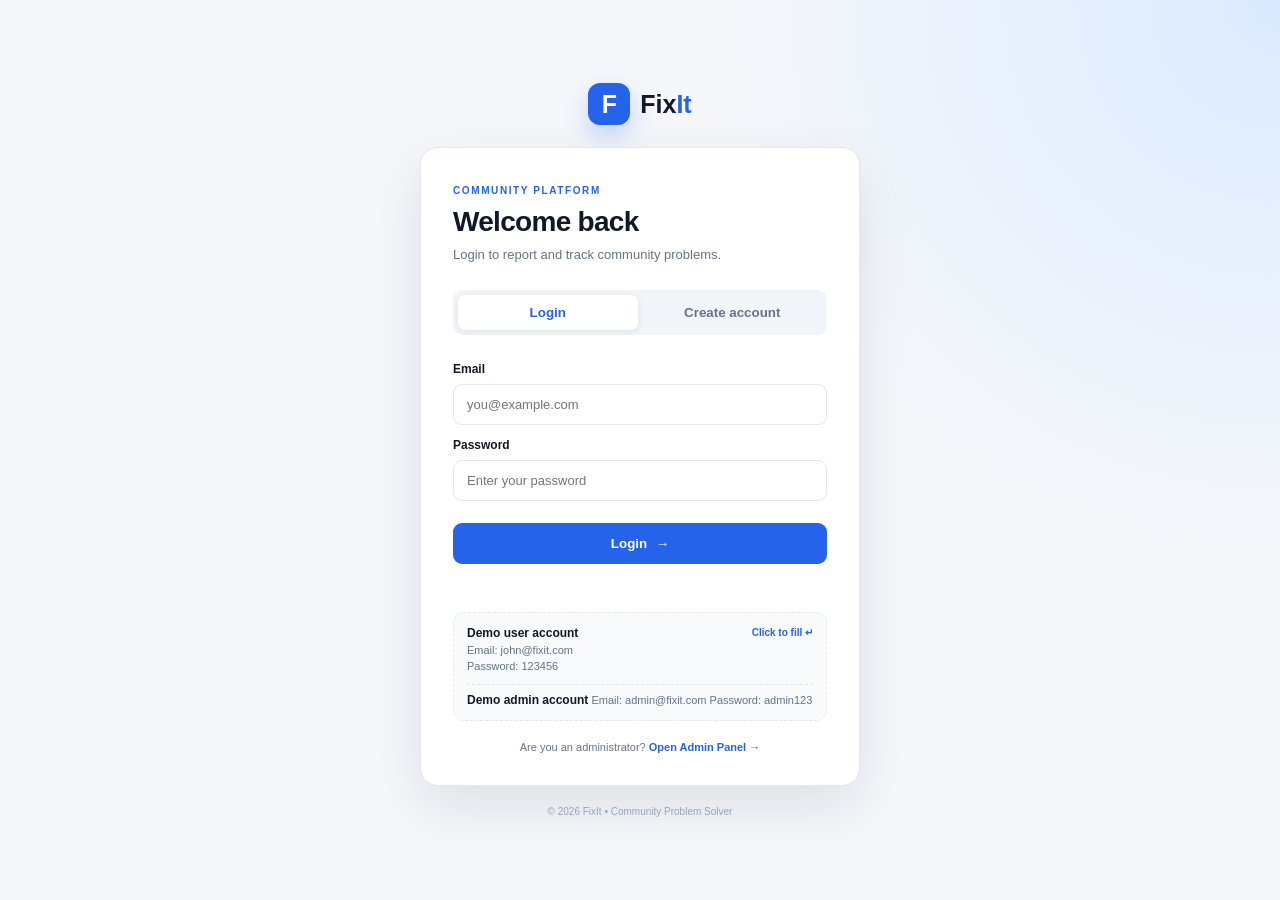
<file: FixIt_Login_Admin_Complete_FIXED/index.html>
<!DOCTYPE html>
<html lang="en">
<head>
    <meta charset="UTF-8">
    <meta name="viewport" content="width=device-width, initial-scale=1.0">

    <title>FixIt — Community Problem Solver</title>

    <link rel="stylesheet" href="style.css">

    <!-- Google Font -->
    <link rel="preconnect" href="https://fonts.googleapis.com">
    <link rel="preconnect" href="https://fonts.gstatic.com" crossorigin>
    <link href="https://fonts.googleapis.com/css2?family=Inter:wght@400;500;600;700;800&display=swap" rel="stylesheet">
</head>

<body>

<!-- =========================
     SIDEBAR
========================= -->

<aside class="sidebar" id="sidebar">

    <div class="logo">
        <div class="logo-icon">F</div>
        <span>Fix<span>It</span></span>
    </div>

    <nav class="sidebar-nav">

        <button class="nav-item active" data-section="dashboard">
            <span>⌂</span>
            Dashboard
        </button>

        <button class="nav-item" data-section="report">
            <span>＋</span>
            Report Problem
        </button>

        <button class="nav-item" data-section="problems">
            <span>▣</span>
            My Problems
        </button>

        <button class="nav-item" data-section="community">
            <span>♧</span>
            Community
        </button>

    </nav>

    <div class="sidebar-bottom">

        <div class="help-card">
            <div class="help-icon">?</div>

            <div>
                <strong>Need help?</strong>
                <p>Learn how FixIt works.</p>
            </div>
        </div>

        <button class="nav-item" id="themeToggle">
            <span id="themeIcon">☾</span>
            Dark Mode
        </button>

        <a class="nav-item" href="admin.html" style="text-decoration: none;" title="Open Admin Panel">
            <span>⚙</span>
            Admin Panel
        </a>

        <button class="nav-item" id="logoutButton">
            <span>↪</span>
            Logout
        </button>

    </div>

</aside>


<!-- =========================
     MAIN
========================= -->

<main class="main">

    <!-- TOP BAR -->

    <header class="topbar">

        <button class="mobile-menu" id="mobileMenu">
            ☰
        </button>

        <div class="topbar-title">
            <span class="eyebrow">COMMUNITY PLATFORM</span>
            <h1 id="pageTitle">Dashboard</h1>
        </div>

        <div class="topbar-actions">

            <button class="icon-button" id="notificationButton">
                ♢
                <span class="notification-dot"></span>
            </button>

            <div class="user-profile">
                <div class="avatar" id="userAvatar">JD</div>

                <div class="user-info">
                    <strong id="userName">John Doe</strong>
                    <span>Resident</span>
                </div>

                <span class="chevron">⌄</span>
            </div>

        </div>

    </header>


    <!-- =========================
         CONTENT
    ========================= -->

    <div class="content">


        <!-- =========================
             DASHBOARD
        ========================= -->

        <section class="page-section active" id="dashboard">

            <div class="welcome-row">

                <div>
                    <h2>Good morning, <span id="welcomeName">John</span> 👋</h2>
                    <p>Let's make your community a better place.</p>
                </div>

                <button class="primary-btn" id="reportButton">
                    <span>＋</span>
                    Report a Problem
                </button>

            </div>


            <!-- STATISTICS -->

            <div class="stats-grid">

                <div class="stat-card">
                    <div class="stat-top">
                        <span class="stat-label">Total Reports</span>
                        <div class="stat-icon blue">▣</div>
                    </div>

                    <strong class="stat-number" id="totalReports">0</strong>

                    <span class="stat-change positive">
                        ↑ All reports
                    </span>
                </div>


                <div class="stat-card">
                    <div class="stat-top">
                        <span class="stat-label">Pending</span>
                        <div class="stat-icon orange">◷</div>
                    </div>

                    <strong class="stat-number" id="pendingReports">0</strong>

                    <span class="stat-change">
                        Waiting for action
                    </span>
                </div>


                <div class="stat-card">
                    <div class="stat-top">
                        <span class="stat-label">In Progress</span>
                        <div class="stat-icon purple">↻</div>
                    </div>

                    <strong class="stat-number" id="progressReports">0</strong>

                    <span class="stat-change">
                        Currently being solved
                    </span>
                </div>


                <div class="stat-card">
                    <div class="stat-top">
                        <span class="stat-label">Resolved</span>
                        <div class="stat-icon green">✓</div>
                    </div>

                    <strong class="stat-number" id="resolvedReports">0</strong>

                    <span class="stat-change positive">
                        ✓ Successfully solved
                    </span>
                </div>

            </div>


            <!-- DASHBOARD GRID -->

            <div class="dashboard-grid">


                <!-- RECENT REPORTS -->

                <div class="panel recent-panel">

                    <div class="panel-header">

                        <div>
                            <h3>Recent Reports</h3>
                            <p>Your latest community reports</p>
                        </div>

                        <button class="text-button" data-section-target="problems">
                            View all →
                        </button>

                    </div>

                    <div id="recentReports" class="reports-list">
                        <!-- JS will insert reports -->
                    </div>

                </div>


                <!-- QUICK ACTIONS -->

                <div class="panel">

                    <div class="panel-header">
                        <div>
                            <h3>Quick Actions</h3>
                            <p>Common things you can do</p>
                        </div>
                    </div>

                    <div class="quick-actions">

                        <button class="quick-action" data-action="report">
                            <div class="quick-icon blue">＋</div>
                            <div>
                                <strong>Report an Issue</strong>
                                <span>Tell us about a problem</span>
                            </div>
                            <b>→</b>
                        </button>


                        <button class="quick-action" data-action="problems">
                            <div class="quick-icon purple">◷</div>
                            <div>
                                <strong>Track a Report</strong>
                                <span>Check your report status</span>
                            </div>
                            <b>→</b>
                        </button>


                        <button class="quick-action" data-action="community">
                            <div class="quick-icon green">♧</div>
                            <div>
                                <strong>Join Community</strong>
                                <span>See what others reported</span>
                            </div>
                            <b>→</b>
                        </button>

                    </div>

                </div>

            </div>


            <!-- HOW IT WORKS -->

            <div class="how-section">

                <div class="section-heading">
                    <div>
                        <span class="eyebrow">SIMPLE PROCESS</span>
                        <h2>How FixIt works</h2>
                    </div>
                </div>


                <div class="steps">

                    <div class="step">
                        <div class="step-number">01</div>
                        <div>
                            <h3>Spot a problem</h3>
                            <p>Notice something that needs attention in your community.</p>
                        </div>
                    </div>


                    <div class="step-line"></div>


                    <div class="step">
                        <div class="step-number">02</div>
                        <div>
                            <h3>Report it</h3>
                            <p>Give us the details and location of the issue.</p>
                        </div>
                    </div>


                    <div class="step-line"></div>


                    <div class="step">
                        <div class="step-number">03</div>
                        <div>
                            <h3>Track progress</h3>
                            <p>Follow the status until the problem is resolved.</p>
                        </div>
                    </div>

                </div>

            </div>

        </section>


        <!-- =========================
             REPORT PAGE
        ========================= -->

        <section class="page-section" id="report">

            <div class="page-heading">
                <div>
                    <span class="eyebrow">MAKE A DIFFERENCE</span>
                    <h2>Report a Problem</h2>
                    <p>Help improve your community by reporting an issue.</p>
                </div>
            </div>


            <div class="form-panel">

                <form id="reportForm">

                    <div class="form-section-title">
                        <div class="form-number">01</div>

                        <div>
                            <h3>Problem details</h3>
                            <p>Tell us what needs to be fixed.</p>
                        </div>
                    </div>


                    <div class="form-grid">

                        <div class="form-group full">
                            <label for="problemTitle">
                                Problem title
                                <span>*</span>
                            </label>

                            <input
                                type="text"
                                id="problemTitle"
                                placeholder="e.g. Street light not working"
                                required
                            >
                        </div>


                        <div class="form-group">

                            <label for="category">
                                Category
                                <span>*</span>
                            </label>

                            <select id="category" required>

                                <option value="">Select category</option>
                                <option value="Roads">Roads & Potholes</option>
                                <option value="Street Light">Street Lights</option>
                                <option value="Water">Water & Leakage</option>
                                <option value="Garbage">Garbage & Cleanliness</option>
                                <option value="Traffic">Traffic & Signals</option>
                                <option value="Public Space">Public Spaces</option>
                                <option value="Other">Other</option>

                            </select>

                        </div>


                        <div class="form-group">

                            <label for="priority">
                                Priority
                                <span>*</span>
                            </label>

                            <select id="priority" required>

                                <option value="">Select priority</option>
                                <option value="Low">Low</option>
                                <option value="Medium">Medium</option>
                                <option value="High">High</option>
                                <option value="Urgent">Urgent</option>

                            </select>

                        </div>


                        <div class="form-group full">

                            <label for="location">
                                Location
                                <span>*</span>
                            </label>

                            <input
                                type="text"
                                id="location"
                                placeholder="e.g. Near Main Road, Sector 4"
                                required
                            >

                        </div>


                        <div class="form-group full">

                            <label for="description">
                                Description
                                <span>*</span>
                            </label>

                            <textarea
                                id="description"
                                rows="5"
                                placeholder="Describe the problem in detail..."
                                required
                            ></textarea>

                        </div>

                    </div>


                    <div class="form-divider"></div>


                    <div class="form-section-title">

                        <div class="form-number">02</div>

                        <div>
                            <h3>Additional information</h3>
                            <p>Optional information that can help us.</p>
                        </div>

                    </div>


                    <div class="form-grid">

                        <div class="form-group full">

                            <label>
                                Photo
                            </label>

                            <label class="upload-box" for="photo">

                                <div class="upload-icon">↑</div>

                                <strong>Upload a photo</strong>

                                <span>
                                    PNG, JPG or JPEG up to 5MB
                                </span>

                                <input
                                    type="file"
                                    id="photo"
                                    accept="image/*"
                                    hidden
                                >

                            </label>

                            <div id="fileName" class="file-name"></div>

                        </div>

                    </div>


                    <div class="form-actions">

                        <button
                            type="button"
                            class="secondary-btn"
                            id="cancelReport"
                        >
                            Cancel
                        </button>

                        <button
                            type="submit"
                            class="primary-btn"
                        >
                            Submit Report
                            <span>→</span>
                        </button>

                    </div>

                </form>

            </div>

        </section>


        <!-- =========================
             MY PROBLEMS
        ========================= -->

        <section class="page-section" id="problems">

            <div class="page-heading">

                <div>
                    <span class="eyebrow">YOUR ACTIVITY</span>
                    <h2>My Problems</h2>
                    <p>Track every problem you've reported.</p>
                </div>

                <button class="primary-btn" id="reportButton2">
                    ＋ Report Problem
                </button>

            </div>


            <div class="filter-bar">

                <div class="search-box">
                    <span>⌕</span>

                    <input
                        type="text"
                        id="searchInput"
                        placeholder="Search your reports..."
                    >
                </div>


                <select id="statusFilter">

                    <option value="All">All Status</option>
                    <option value="Pending">Pending</option>
                    <option value="Approved">Approved</option>
                    <option value="In Progress">In Progress</option>
                    <option value="Resolved">Resolved</option>
                    <option value="Rejected">Rejected</option>

                </select>


                <select id="categoryFilter">

                    <option value="All">All Categories</option>
                    <option value="Roads">Roads</option>
                    <option value="Street Light">Street Light</option>
                    <option value="Water">Water</option>
                    <option value="Garbage">Garbage</option>
                    <option value="Traffic">Traffic</option>
                    <option value="Public Space">Public Space</option>
                    <option value="Other">Other</option>

                </select>

            </div>


            <div class="problems-table-panel">

                <div class="table-responsive">

                    <table>

                        <thead>

                            <tr>
                                <th>Problem</th>
                                <th>Category</th>
                                <th>Priority</th>
                                <th>Status</th>
                                <th>Date</th>
                                <th></th>
                            </tr>

                        </thead>

                        <tbody id="problemsTable">
                        </tbody>

                    </table>

                </div>

                <div id="emptyState" class="empty-state">

                    <div class="empty-icon">⌕</div>

                    <h3>No reports found</h3>

                    <p>Try changing your search or filters.</p>

                </div>

            </div>

        </section>


        <!-- =========================
             COMMUNITY
        ========================= -->

        <section class="page-section" id="community">

            <div class="page-heading">

                <div>
                    <span class="eyebrow">TOGETHER WE CAN</span>
                    <h2>Community</h2>
                    <p>See problems being reported around the community.</p>
                </div>

            </div>


            <div class="community-stats">

                <div class="community-stat">
                    <span>Community Reports</span>
                    <strong id="communityTotal">0</strong>
                </div>

                <div class="community-stat">
                    <span>Resolved This Month</span>
                    <strong id="communityResolved">0</strong>
                </div>

                <div class="community-stat">
                    <span>People Helping</span>
                    <strong>248</strong>
                </div>

            </div>


            <div class="community-grid" id="communityGrid">
                <!-- JS generated -->
            </div>

        </section>


    </div>

</main>


<!-- =========================
     REPORT DETAILS MODAL
========================= -->

<div class="modal-overlay" id="modalOverlay">

    <div class="modal">

        <button class="modal-close" id="modalClose">×</button>

        <div id="modalContent"></div>

    </div>

</div>


<!-- =========================
     TOAST
========================= -->

<div id="toast" class="toast">

    <div class="toast-icon">✓</div>

    <div>
        <strong id="toastTitle">Success</strong>
        <p id="toastMessage">Done successfully.</p>
    </div>

</div>


<script src="script.js"></script>

</body>
</html>
</file>
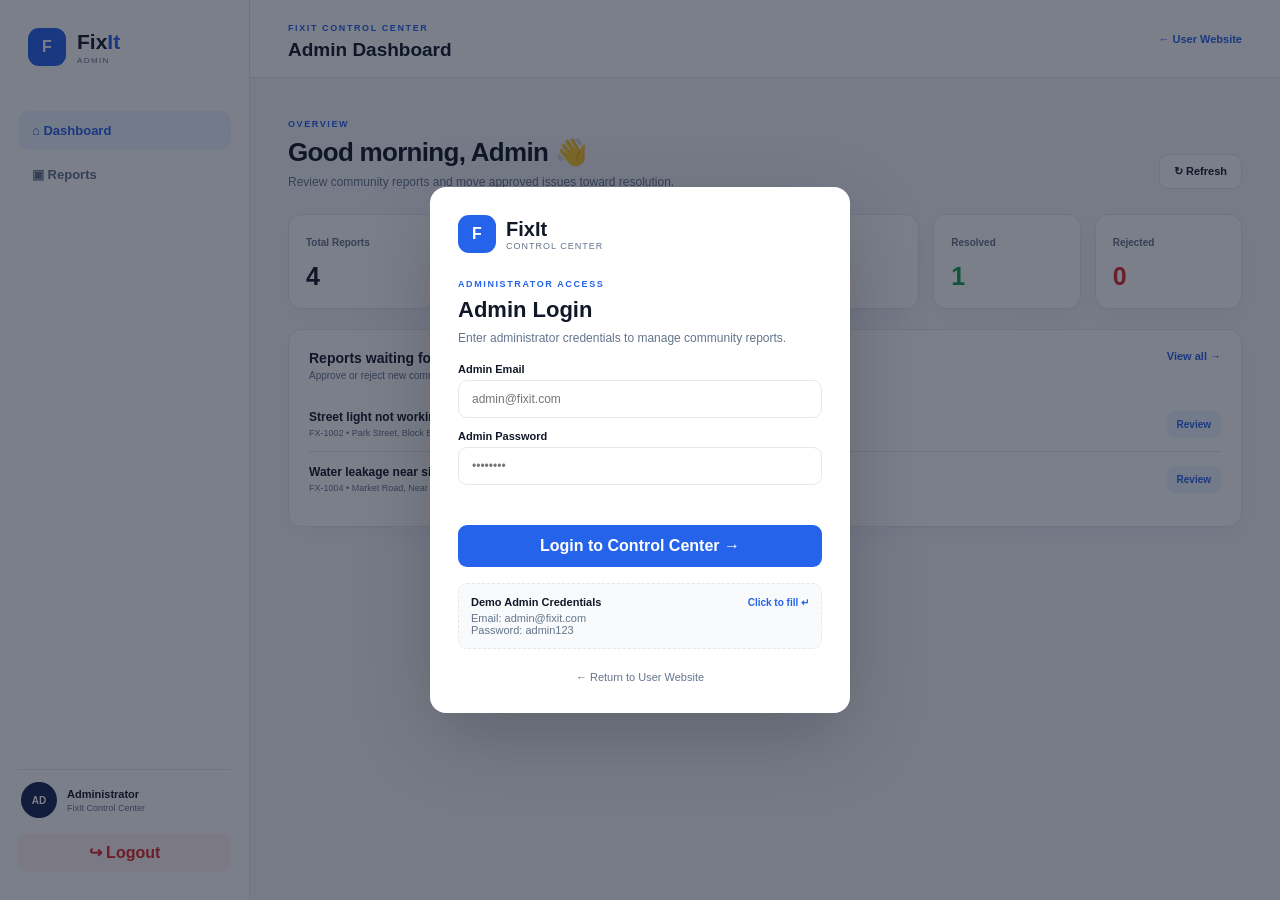
<file: FixIt_Login_Admin_Complete_FIXED/admin.html>
<!DOCTYPE html>
<html lang="en">
<head>
    <meta charset="UTF-8">
    <meta name="viewport" content="width=device-width, initial-scale=1.0">
    <title>FixIt Admin — Control Center</title>
    <link rel="stylesheet" href="admin.css">
</head>
<body>

<aside class="admin-sidebar">
    <div class="admin-logo">
        <div class="logo-icon">F</div>
        <div><strong>Fix<span>It</span></strong><small>ADMIN</small></div>
    </div>

    <nav>
        <button class="admin-nav active" data-page="dashboard">⌂ Dashboard</button>
        <button class="admin-nav" data-page="reports">▣ Reports</button>
    </nav>

    <div class="admin-bottom">
        <div class="admin-user">
            <div class="admin-avatar">AD</div>
            <div><strong>Administrator</strong><span>FixIt Control Center</span></div>
        </div>
        <button id="adminLogout" class="logout">↪ Logout</button>
    </div>
</aside>

<main class="admin-main">

    <header class="admin-topbar">
        <div>
            <span class="eyebrow">FIXIT CONTROL CENTER</span>
            <h1 id="pageTitle">Admin Dashboard</h1>
        </div>
        <a class="back-link" href="index.html">← User Website</a>
    </header>

    <div class="admin-content">

        <section id="dashboard" class="admin-page active">
            <div class="heading">
                <div>
                    <span class="eyebrow">OVERVIEW</span>
                    <h2>Good morning, Admin 👋</h2>
                    <p>Review community reports and move approved issues toward resolution.</p>
                </div>
                <button class="refresh-btn" id="refreshBtn">↻ Refresh</button>
            </div>

            <div class="stats">
                <div class="stat"><span>Total Reports</span><strong id="totalCount">0</strong></div>
                <div class="stat pending"><span>Pending Review</span><strong id="pendingCount">0</strong></div>
                <div class="stat approved"><span>Approved</span><strong id="approvedCount">0</strong></div>
                <div class="stat progress"><span>In Progress</span><strong id="progressCount">0</strong></div>
                <div class="stat resolved"><span>Resolved</span><strong id="resolvedCount">0</strong></div>
                <div class="stat rejected"><span>Rejected</span><strong id="rejectedCount">0</strong></div>
            </div>

            <div class="panel">
                <div class="panel-head">
                    <div><h3>Reports waiting for review</h3><p>Approve or reject new community reports.</p></div>
                    <button class="link-btn" data-go="reports">View all →</button>
                </div>
                <div id="pendingList" class="mini-list"></div>
            </div>
        </section>

        <section id="reports" class="admin-page">
            <div class="heading">
                <div>
                    <span class="eyebrow">REPORT MANAGEMENT</span>
                    <h2>All Community Reports</h2>
                    <p>Review every report and update its progress.</p>
                </div>
            </div>

            <div class="filters">
                <input id="searchReports" type="search" placeholder="Search title, location or reporter...">
                <select id="statusFilter">
                    <option value="All">All Status</option>
                    <option value="Pending">Pending</option>
                    <option value="Approved">Approved</option>
                    <option value="In Progress">In Progress</option>
                    <option value="Resolved">Resolved</option>
                    <option value="Rejected">Rejected</option>
                </select>
                <select id="categoryFilter">
                    <option value="All">All Categories</option>
                    <option value="Roads">Roads</option>
                    <option value="Street Light">Street Light</option>
                    <option value="Water">Water</option>
                    <option value="Garbage">Garbage</option>
                    <option value="Traffic">Traffic</option>
                    <option value="Public Space">Public Space</option>
                    <option value="Other">Other</option>
                </select>
            </div>

            <div class="panel table-panel">
                <div class="table-wrap">
                    <table>
                        <thead>
                            <tr>
                                <th>Problem</th>
                                <th>Reporter</th>
                                <th>Priority</th>
                                <th>Status</th>
                                <th>Date</th>
                                <th>Action</th>
                            </tr>
                        </thead>
                        <tbody id="reportsTable"></tbody>
                    </table>
                </div>
                <div id="emptyReports" class="empty hidden">No reports match your filters.</div>
            </div>
        </section>

    </div>
</main>

<div class="modal-backdrop hidden" id="adminLoginModal">
    <div class="admin-modal" style="width: min(100%, 420px); text-align: left;">
        <div style="display: flex; align-items: center; gap: 10px; margin-bottom: 20px;">
            <div class="logo-icon">F</div>
            <div>
                <strong style="font-size: 20px;">Fix<span>It</span></strong>
                <small style="display: block; color: var(--muted); font-size: 9px; letter-spacing: 1px;">CONTROL CENTER</small>
            </div>
        </div>
        <span class="eyebrow">ADMINISTRATOR ACCESS</span>
        <h2 style="font-size: 22px; margin: 6px 0 8px;">Admin Login</h2>
        <p style="color: var(--muted); font-size: 12px; margin-bottom: 18px;">Enter administrator credentials to manage community reports.</p>

        <form id="adminLoginForm" style="display: flex; flex-direction: column; gap: 12px;">
            <div>
                <label style="display: block; font-size: 11px; font-weight: 700; margin-bottom: 5px;">Admin Email</label>
                <input type="email" id="adminEmail" placeholder="admin@fixit.com" required style="width: 100%; padding: 11px 13px; border: 1px solid var(--border); border-radius: 9px; font-size: 12px;">
            </div>
            <div>
                <label style="display: block; font-size: 11px; font-weight: 700; margin-bottom: 5px;">Admin Password</label>
                <input type="password" id="adminPassword" placeholder="••••••••" required style="width: 100%; padding: 11px 13px; border: 1px solid var(--border); border-radius: 9px; font-size: 12px;">
            </div>

            <div id="adminLoginError" style="color: var(--danger); font-size: 11px; font-weight: 600; min-height: 16px;"></div>

            <button type="submit" style="border: 0; background: var(--primary); color: #fff; padding: 12px; border-radius: 9px; font-weight: 700; cursor: pointer;">
                Login to Control Center →
            </button>
        </form>

        <div id="demoAdminBox" style="margin-top: 16px; padding: 12px; background: var(--soft); border: 1px dashed var(--border); border-radius: 9px; font-size: 11px; color: var(--muted); cursor: pointer;" title="Click to autofill admin credentials">
            <div style="display: flex; justify-content: space-between; align-items: center; margin-bottom: 4px;">
                <strong style="color: var(--text);">Demo Admin Credentials</strong>
                <span style="color: var(--primary); font-weight: 700; font-size: 10px;">Click to fill ↵</span>
            </div>
            <span>Email: admin@fixit.com</span><br>
            <span>Password: admin123</span>
        </div>

        <div style="margin-top: 18px; text-align: center;">
            <a href="index.html" style="color: var(--muted); font-size: 11px; text-decoration: none;">← Return to User Website</a>
        </div>
    </div>
</div>

<div class="modal-backdrop hidden" id="modalBackdrop">
    <div class="admin-modal">
        <button class="modal-close" id="modalClose">×</button>
        <div id="modalBody"></div>
    </div>
</div>

<div id="toast" class="toast"></div>

<script src="admin.js"></script>
</body>
</html>
</file>
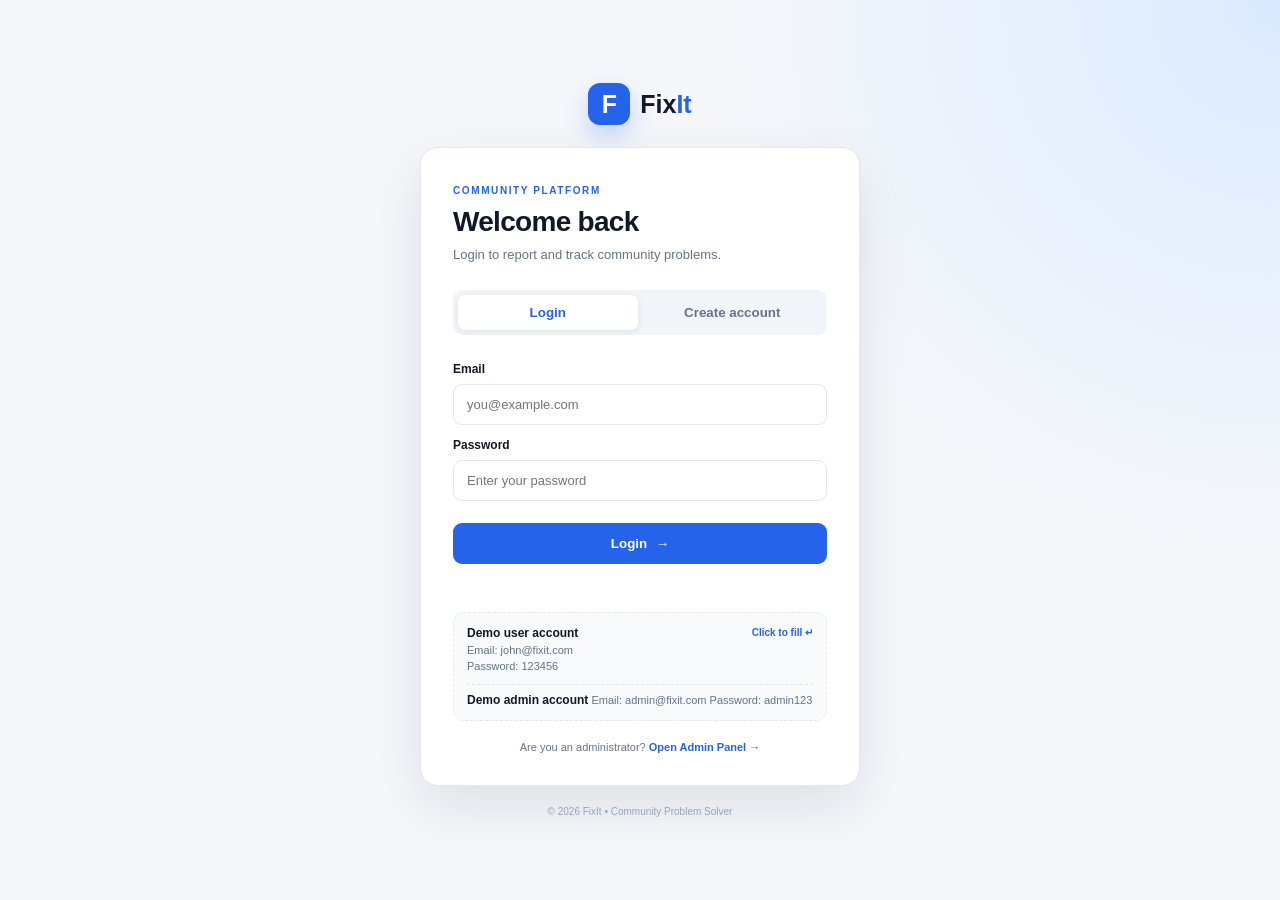
<file: FixIt_Login_Admin_Complete_FIXED/login.html>
<!DOCTYPE html>
<html lang="en">
<head>
    <meta charset="UTF-8">
    <meta name="viewport" content="width=device-width, initial-scale=1.0">
    <title>FixIt — Login</title>
    <link rel="stylesheet" href="login.css">
</head>
<body>

<div class="auth-shell">
    <div class="auth-brand">
        <div class="brand-icon">F</div>
        <span>Fix<span>It</span></span>
    </div>

    <div class="auth-card">
        <div class="auth-header">
            <span class="eyebrow">COMMUNITY PLATFORM</span>
            <h1 id="authTitle">Welcome back</h1>
            <p id="authSubtitle">Login to report and track community problems.</p>
        </div>

        <div class="auth-tabs">
            <button class="tab active" id="loginTab">Login</button>
            <button class="tab" id="registerTab">Create account</button>
        </div>

        <form id="loginForm">
            <label>Email</label>
            <input type="email" id="loginEmail" placeholder="you@example.com" required>

            <label>Password</label>
            <input type="password" id="loginPassword" placeholder="Enter your password" required>

            <button class="auth-btn" type="submit">Login <span>→</span></button>
        </form>

        <form id="registerForm" class="hidden">
            <label>Full name</label>
            <input type="text" id="registerName" placeholder="Your full name" required>

            <label>Email</label>
            <input type="email" id="registerEmail" placeholder="you@example.com" required>

            <label>Password</label>
            <input type="password" id="registerPassword" placeholder="Minimum 6 characters" minlength="6" required>

            <label>Confirm password</label>
            <input type="password" id="confirmPassword" placeholder="Repeat your password" minlength="6" required>

            <button class="auth-btn" type="submit">Create account <span>→</span></button>
        </form>

        <div id="authMessage" class="auth-message"></div>

        <div class="demo-box" id="demoUserBox" style="cursor: pointer;" title="Click to autofill user credentials">
            <div style="display: flex; justify-content: space-between; align-items: center;">
                <strong>Demo user account</strong>
                <span style="font-size: 10px; color: var(--primary); font-weight: 600;">Click to fill ↵</span>
            </div>
            <span>Email: john@fixit.com</span>
            <span>Password: 123456</span>
            <div style="margin-top: 8px; padding-top: 8px; border-top: 1px dashed var(--border);">
                <strong>Demo admin account</strong>
                <span>Email: admin@fixit.com</span>
                <span>Password: admin123</span>
            </div>
        </div>

        <p class="admin-link">
            Are you an administrator?
            <a href="admin.html">Open Admin Panel →</a>
        </p>
    </div>

    <p class="footer-note">© 2026 FixIt • Community Problem Solver</p>
</div>

<script src="login.js"></script>
</body>
</html>
</file>
<file: FixIt_Login_Admin_Complete_FIXED/style.css>
/* =========================================
   RESET
========================================= */

* {
    margin: 0;
    padding: 0;
    box-sizing: border-box;
}

:root {
    --primary: #2563eb;
    --primary-dark: #1d4ed8;

    --bg: #f5f7fb;
    --surface: #ffffff;
    --surface-soft: #f8fafc;

    --text: #111827;
    --text-secondary: #64748b;
    --text-light: #94a3b8;

    --border: #e5e7eb;

    --green: #16a34a;
    --green-bg: #dcfce7;

    --orange: #ea580c;
    --orange-bg: #ffedd5;

    --purple: #7c3aed;
    --purple-bg: #ede9fe;

    --blue-bg: #dbeafe;

    --danger: #dc2626;

    --sidebar-width: 250px;

    --shadow:
        0 1px 2px rgba(15, 23, 42, 0.04),
        0 8px 24px rgba(15, 23, 42, 0.04);
}

body.dark {
    --bg: #0f172a;
    --surface: #111c31;
    --surface-soft: #162238;

    --text: #f1f5f9;
    --text-secondary: #94a3b8;
    --text-light: #64748b;

    --border: #24324a;

    --blue-bg: #172554;
    --green-bg: #052e16;
    --orange-bg: #431407;
    --purple-bg: #2e1065;

    background: var(--bg);
}


/* =========================================
   BODY
========================================= */

body {
    font-family: "Inter", sans-serif;
    background: var(--bg);
    color: var(--text);

    min-height: 100vh;

    transition:
        background 0.25s ease,
        color 0.25s ease;
}

button,
input,
select,
textarea {
    font: inherit;
}

button {
    cursor: pointer;
}


/* =========================================
   SIDEBAR
========================================= */

.sidebar {
    width: var(--sidebar-width);

    position: fixed;
    top: 0;
    bottom: 0;
    left: 0;

    background: var(--surface);

    border-right: 1px solid var(--border);

    padding: 28px 18px;

    display: flex;
    flex-direction: column;

    z-index: 100;

    transition:
        transform 0.25s ease,
        background 0.25s ease;
}


/* LOGO */

.logo {
    display: flex;
    align-items: center;
    gap: 11px;

    padding: 0 10px;

    margin-bottom: 45px;

    font-size: 22px;
    font-weight: 800;

    letter-spacing: -0.7px;
}

.logo > span > span {
    color: var(--primary);
}

.logo-icon {
    width: 36px;
    height: 36px;

    border-radius: 11px;

    background: var(--primary);

    color: white;

    display: grid;
    place-items: center;

    font-size: 18px;
    font-weight: 800;

    box-shadow: 0 8px 18px rgba(37, 99, 235, 0.25);
}


/* NAV */

.sidebar-nav {
    display: flex;
    flex-direction: column;
    gap: 6px;
}

.nav-item {
    border: 0;
    background: transparent;

    width: 100%;

    display: flex;
    align-items: center;
    gap: 13px;

    padding: 12px 14px;

    border-radius: 10px;

    color: var(--text-secondary);

    text-align: left;

    font-size: 14px;
    font-weight: 500;

    transition: 0.2s ease;
}

.nav-item span {
    width: 21px;
    text-align: center;

    font-size: 17px;
}

.nav-item:hover {
    background: var(--surface-soft);
    color: var(--text);
}

.nav-item.active {
    background: #eff6ff;
    color: var(--primary);
    font-weight: 600;
}

body.dark .nav-item.active {
    background: #172554;
}


/* SIDEBAR BOTTOM */

.sidebar-bottom {
    margin-top: auto;

    display: flex;
    flex-direction: column;

    gap: 12px;
}

.help-card {
    display: flex;
    align-items: center;

    gap: 10px;

    padding: 13px;

    background: var(--surface-soft);

    border: 1px solid var(--border);

    border-radius: 12px;
}

.help-icon {
    width: 30px;
    height: 30px;

    border-radius: 8px;

    background: var(--blue-bg);

    color: var(--primary);

    display: grid;
    place-items: center;

    font-weight: 700;
}

.help-card strong {
    display: block;
    font-size: 12px;
}

.help-card p {
    margin-top: 3px;

    color: var(--text-secondary);

    font-size: 10px;
}


/* =========================================
   MAIN
========================================= */

.main {
    margin-left: var(--sidebar-width);

    min-height: 100vh;
}


/* =========================================
   TOPBAR
========================================= */

.topbar {
    height: 78px;

    padding: 0 38px;

    background: var(--surface);

    border-bottom: 1px solid var(--border);

    display: flex;
    align-items: center;
    justify-content: space-between;

    position: sticky;
    top: 0;

    z-index: 50;
}

.topbar-title {
    display: flex;
    flex-direction: column;
    gap: 3px;
}

.topbar-title h1 {
    font-size: 19px;
    letter-spacing: -0.3px;
}

.eyebrow {
    color: var(--primary);

    font-size: 9px;
    font-weight: 800;

    letter-spacing: 1.5px;
}

.topbar-actions {
    display: flex;
    align-items: center;
    gap: 22px;
}

.icon-button {
    position: relative;

    border: 0;
    background: transparent;

    width: 38px;
    height: 38px;

    border-radius: 10px;

    color: var(--text-secondary);

    font-size: 22px;
}

.icon-button:hover {
    background: var(--surface-soft);
}

.notification-dot {
    position: absolute;

    width: 7px;
    height: 7px;

    border-radius: 50%;

    background: #ef4444;

    top: 8px;
    right: 8px;

    border: 2px solid var(--surface);
}

.user-profile {
    display: flex;
    align-items: center;

    gap: 10px;
}

.avatar {
    width: 37px;
    height: 37px;

    border-radius: 50%;

    background: linear-gradient(135deg, #2563eb, #7c3aed);

    color: white;

    display: grid;
    place-items: center;

    font-size: 11px;
    font-weight: 700;
}

.user-info {
    display: flex;
    flex-direction: column;

    gap: 2px;
}

.user-info strong {
    font-size: 12px;
}

.user-info span {
    color: var(--text-secondary);

    font-size: 10px;
}

.chevron {
    color: var(--text-secondary);

    margin-left: 5px;
}

.mobile-menu {
    display: none;

    border: 0;
    background: transparent;

    font-size: 22px;

    color: var(--text);
}


/* =========================================
   CONTENT
========================================= */

.content {
    max-width: 1500px;

    margin: 0 auto;

    padding: 35px 38px 60px;
}


/* =========================================
   SECTIONS
========================================= */

.page-section {
    display: none;

    animation: fadeIn 0.25s ease;
}

.page-section.active {
    display: block;
}

@keyframes fadeIn {
    from {
        opacity: 0;
        transform: translateY(5px);
    }

    to {
        opacity: 1;
        transform: translateY(0);
    }
}


/* =========================================
   WELCOME
========================================= */

.welcome-row {
    display: flex;
    align-items: center;
    justify-content: space-between;

    margin-bottom: 30px;
}

.welcome-row h2 {
    font-size: 27px;

    letter-spacing: -1px;
}

.welcome-row p {
    margin-top: 6px;

    color: var(--text-secondary);

    font-size: 13px;
}


/* =========================================
   BUTTONS
========================================= */

.primary-btn {
    border: 0;

    background: var(--primary);
    color: white;

    padding: 11px 17px;

    border-radius: 9px;

    font-size: 12px;
    font-weight: 600;

    display: inline-flex;
    align-items: center;
    justify-content: center;

    gap: 8px;

    transition: 0.2s ease;

    box-shadow: 0 5px 14px rgba(37, 99, 235, 0.18);
}

.primary-btn:hover {
    background: var(--primary-dark);

    transform: translateY(-1px);

    box-shadow: 0 8px 18px rgba(37, 99, 235, 0.25);
}

.secondary-btn {
    border: 1px solid var(--border);

    background: var(--surface);

    color: var(--text);

    padding: 11px 18px;

    border-radius: 9px;

    font-size: 12px;
    font-weight: 600;
}

.secondary-btn:hover {
    background: var(--surface-soft);
}

.text-button {
    border: 0;

    background: transparent;

    color: var(--primary);

    font-size: 11px;
    font-weight: 600;
}


/* =========================================
   STAT CARDS
========================================= */

.stats-grid {
    display: grid;

    grid-template-columns: repeat(4, 1fr);

    gap: 17px;

    margin-bottom: 22px;
}

.stat-card {
    background: var(--surface);

    border: 1px solid var(--border);

    border-radius: 13px;

    padding: 19px;

    box-shadow: var(--shadow);
}

.stat-top {
    display: flex;
    align-items: center;
    justify-content: space-between;
}

.stat-label {
    color: var(--text-secondary);

    font-size: 11px;
    font-weight: 500;
}

.stat-icon {
    width: 34px;
    height: 34px;

    border-radius: 9px;

    display: grid;
    place-items: center;

    font-size: 15px;
}

.stat-icon.blue {
    background: var(--blue-bg);
    color: var(--primary);
}

.stat-icon.orange {
    background: var(--orange-bg);
    color: var(--orange);
}

.stat-icon.purple {
    background: var(--purple-bg);
    color: var(--purple);
}

.stat-icon.green {
    background: var(--green-bg);
    color: var(--green);
}

.stat-number {
    display: block;

    margin-top: 15px;

    font-size: 27px;

    letter-spacing: -1px;
}

.stat-change {
    display: block;

    margin-top: 7px;

    color: var(--text-secondary);

    font-size: 10px;
}

.stat-change.positive {
    color: var(--green);
}


/* =========================================
   DASHBOARD GRID
========================================= */

.dashboard-grid {
    display: grid;

    grid-template-columns: 1.45fr 1fr;

    gap: 20px;
}

.panel {
    background: var(--surface);

    border: 1px solid var(--border);

    border-radius: 13px;

    padding: 20px;

    box-shadow: var(--shadow);
}

.panel-header {
    display: flex;
    justify-content: space-between;

    align-items: flex-start;

    margin-bottom: 18px;
}

.panel-header h3 {
    font-size: 14px;
}

.panel-header p {
    margin-top: 4px;

    color: var(--text-secondary);

    font-size: 10px;
}


/* =========================================
   REPORT LIST
========================================= */

.report-item {
    display: flex;

    align-items: center;

    gap: 12px;

    padding: 13px 0;

    border-top: 1px solid var(--border);

    cursor: pointer;
}

.report-item:first-child {
    border-top: 0;
}

.report-item:hover .report-title {
    color: var(--primary);
}

.report-category-icon {
    width: 38px;
    height: 38px;

    flex: 0 0 auto;

    border-radius: 10px;

    background: var(--surface-soft);

    display: grid;
    place-items: center;

    font-size: 17px;
}

.report-info {
    min-width: 0;

    flex: 1;
}

.report-title {
    font-size: 12px;
    font-weight: 600;

    white-space: nowrap;

    overflow: hidden;
    text-overflow: ellipsis;

    transition: 0.2s;
}

.report-location {
    display: block;

    color: var(--text-secondary);

    font-size: 9px;

    margin-top: 4px;

    white-space: nowrap;

    overflow: hidden;
    text-overflow: ellipsis;
}

.status {
    display: inline-flex;

    align-items: center;

    padding: 5px 8px;

    border-radius: 20px;

    font-size: 9px;

    font-weight: 600;

    white-space: nowrap;
}

.status.pending {
    background: var(--orange-bg);
    color: var(--orange);
}

.status.in-progress {
    background: var(--purple-bg);
    color: var(--purple);
}

.status.resolved {
    background: var(--green-bg);
    color: var(--green);
}


/* =========================================
   QUICK ACTIONS
========================================= */

.quick-actions {
    display: flex;
    flex-direction: column;
}

.quick-action {
    width: 100%;

    border: 0;

    background: transparent;

    padding: 13px 2px;

    display: flex;
    align-items: center;

    gap: 12px;

    text-align: left;

    border-top: 1px solid var(--border);
}

.quick-action:first-child {
    border-top: 0;
}

.quick-icon {
    width: 37px;
    height: 37px;

    border-radius: 10px;

    display: grid;
    place-items: center;

    font-size: 17px;
}

.quick-icon.blue {
    background: var(--blue-bg);
    color: var(--primary);
}

.quick-icon.purple {
    background: var(--purple-bg);
    color: var(--purple);
}

.quick-icon.green {
    background: var(--green-bg);
    color: var(--green);
}

.quick-action div:nth-child(2) {
    flex: 1;

    display: flex;
    flex-direction: column;
    gap: 3px;
}

.quick-action strong {
    font-size: 11px;
}

.quick-action span {
    color: var(--text-secondary);

    font-size: 9px;
}

.quick-action > b {
    color: var(--text-light);
}

.quick-action:hover strong {
    color: var(--primary);
}


/* =========================================
   HOW SECTION
========================================= */

.how-section {
    margin-top: 25px;

    background: var(--surface);

    border: 1px solid var(--border);

    border-radius: 13px;

    padding: 25px;

    box-shadow: var(--shadow);
}

.section-heading h2 {
    margin-top: 4px;

    font-size: 17px;
}

.steps {
    margin-top: 24px;

    display: flex;
    align-items: center;
}

.step {
    flex: 1;

    display: flex;

    gap: 13px;

    align-items: flex-start;
}

.step-number {
    width: 35px;
    height: 35px;

    flex: 0 0 auto;

    border-radius: 9px;

    background: var(--blue-bg);

    color: var(--primary);

    display: grid;
    place-items: center;

    font-size: 10px;
    font-weight: 800;
}

.step h3 {
    font-size: 11px;
}

.step p {
    margin-top: 4px;

    color: var(--text-secondary);

    font-size: 9px;

    line-height: 1.5;

    max-width: 220px;
}

.step-line {
    height: 1px;

    width: 55px;

    background: var(--border);

    margin: 0 15px;
}


/* =========================================
   PAGE HEADING
========================================= */

.page-heading {
    display: flex;

    justify-content: space-between;
    align-items: flex-end;

    margin-bottom: 25px;
}

.page-heading h2 {
    font-size: 26px;

    letter-spacing: -0.8px;

    margin-top: 5px;
}

.page-heading p {
    color: var(--text-secondary);

    font-size: 12px;

    margin-top: 7px;
}


/* =========================================
   FORM
========================================= */

.form-panel {
    background: var(--surface);

    border: 1px solid var(--border);

    border-radius: 14px;

    box-shadow: var(--shadow);

    padding: 30px;

    max-width: 900px;
}

.form-section-title {
    display: flex;

    gap: 13px;

    align-items: center;

    margin-bottom: 22px;
}

.form-number {
    width: 35px;
    height: 35px;

    border-radius: 9px;

    background: var(--blue-bg);

    color: var(--primary);

    display: grid;
    place-items: center;

    font-size: 10px;
    font-weight: 800;
}

.form-section-title h3 {
    font-size: 13px;
}

.form-section-title p {
    color: var(--text-secondary);

    font-size: 10px;

    margin-top: 3px;
}

.form-grid {
    display: grid;

    grid-template-columns: 1fr 1fr;

    gap: 19px;
}

.form-group {
    display: flex;

    flex-direction: column;

    gap: 7px;
}

.form-group.full {
    grid-column: 1 / -1;
}

.form-group label {
    font-size: 10px;

    font-weight: 600;
}

.form-group label span {
    color: var(--danger);
}

.form-group input,
.form-group select,
.form-group textarea {
    width: 100%;

    border: 1px solid var(--border);

    background: var(--surface);

    color: var(--text);

    border-radius: 8px;

    padding: 11px 12px;

    outline: none;

    font-size: 11px;

    transition: 0.2s;
}

.form-group textarea {
    resize: vertical;

    min-height: 120px;
}

.form-group input::placeholder,
.form-group textarea::placeholder {
    color: var(--text-light);
}

.form-group input:focus,
.form-group select:focus,
.form-group textarea:focus {
    border-color: var(--primary);

    box-shadow: 0 0 0 3px rgba(37, 99, 235, 0.08);
}

.form-divider {
    height: 1px;

    background: var(--border);

    margin: 30px 0;
}


/* UPLOAD */

.upload-box {
    border: 1px dashed #cbd5e1;

    border-radius: 10px;

    min-height: 130px;

    display: flex;

    flex-direction: column;

    justify-content: center;

    align-items: center;

    gap: 5px;

    cursor: pointer;

    transition: 0.2s;
}

.upload-box:hover {
    border-color: var(--primary);

    background: var(--surface-soft);
}

.upload-icon {
    width: 34px;
    height: 34px;

    border-radius: 50%;

    background: var(--blue-bg);

    color: var(--primary);

    display: grid;
    place-items: center;

    font-weight: 700;

    margin-bottom: 4px;
}

.upload-box strong {
    font-size: 11px;
}

.upload-box span {
    color: var(--text-secondary);

    font-size: 9px;
}

.file-name {
    color: var(--primary);

    font-size: 10px;

    margin-top: 6px;
}


/* FORM ACTIONS */

.form-actions {
    display: flex;

    justify-content: flex-end;

    gap: 10px;

    margin-top: 30px;

    padding-top: 20px;

    border-top: 1px solid var(--border);
}


/* =========================================
   FILTER BAR
========================================= */

.filter-bar {
    display: flex;

    gap: 10px;

    margin-bottom: 17px;
}

.search-box {
    flex: 1;

    max-width: 400px;

    position: relative;
}

.search-box span {
    position: absolute;

    left: 12px;
    top: 50%;

    transform: translateY(-50%);

    color: var(--text-secondary);

    font-size: 18px;
}

.search-box input,
.filter-bar select {
    height: 40px;

    border: 1px solid var(--border);

    background: var(--surface);

    color: var(--text);

    border-radius: 8px;

    outline: none;

    font-size: 10px;
}

.search-box input {
    width: 100%;

    padding: 0 12px 0 36px;
}

.filter-bar select {
    padding: 0 12px;
}

.search-box input:focus,
.filter-bar select:focus {
    border-color: var(--primary);
}


/* =========================================
   TABLE
========================================= */

.problems-table-panel {
    background: var(--surface);

    border: 1px solid var(--border);

    border-radius: 13px;

    overflow: hidden;

    box-shadow: var(--shadow);
}

.table-responsive {
    overflow-x: auto;
}

table {
    width: 100%;

    border-collapse: collapse;

    min-width: 720px;
}

thead {
    background: var(--surface-soft);
}

th {
    text-align: left;

    padding: 13px 17px;

    color: var(--text-secondary);

    font-size: 9px;

    font-weight: 600;

    text-transform: uppercase;

    letter-spacing: 0.5px;
}

td {
    padding: 15px 17px;

    border-top: 1px solid var(--border);

    font-size: 10px;
}

.problem-cell {
    display: flex;

    align-items: center;

    gap: 10px;
}

.problem-cell-icon {
    width: 33px;
    height: 33px;

    border-radius: 8px;

    background: var(--surface-soft);

    display: grid;
    place-items: center;

    font-size: 15px;
}

.problem-cell-info strong {
    display: block;

    font-size: 10px;

    max-width: 220px;

    white-space: nowrap;

    overflow: hidden;

    text-overflow: ellipsis;
}

.problem-cell-info span {
    display: block;

    color: var(--text-secondary);

    font-size: 8px;

    margin-top: 3px;
}

.priority {
    font-size: 9px;

    font-weight: 600;
}

.priority.low {
    color: var(--green);
}

.priority.medium {
    color: #ca8a04;
}

.priority.high {
    color: var(--orange);
}

.priority.urgent {
    color: var(--danger);
}

.table-action {
    border: 0;

    background: transparent;

    color: var(--text-secondary);

    font-size: 18px;
}

.table-action:hover {
    color: var(--primary);
}


/* EMPTY */

.empty-state {
    display: none;

    padding: 60px 20px;

    text-align: center;
}

.empty-state.visible {
    display: block;
}

.empty-icon {
    width: 48px;
    height: 48px;

    margin: 0 auto 12px;

    border-radius: 50%;

    background: var(--surface-soft);

    display: grid;
    place-items: center;

    color: var(--text-secondary);

    font-size: 22px;
}

.empty-state h3 {
    font-size: 13px;
}

.empty-state p {
    color: var(--text-secondary);

    font-size: 10px;

    margin-top: 5px;
}


/* =========================================
   COMMUNITY
========================================= */

.community-stats {
    display: grid;

    grid-template-columns: repeat(3, 1fr);

    gap: 17px;

    margin-bottom: 20px;
}

.community-stat {
    background: var(--surface);

    border: 1px solid var(--border);

    border-radius: 13px;

    padding: 20px;

    box-shadow: var(--shadow);
}

.community-stat span {
    color: var(--text-secondary);

    font-size: 10px;
}

.community-stat strong {
    display: block;

    margin-top: 8px;

    font-size: 25px;
}

.community-grid {
    display: grid;

    grid-template-columns: repeat(2, 1fr);

    gap: 17px;
}

.community-card {
    background: var(--surface);

    border: 1px solid var(--border);

    border-radius: 13px;

    padding: 19px;

    box-shadow: var(--shadow);
}

.community-card-top {
    display: flex;

    justify-content: space-between;

    align-items: flex-start;
}

.community-card h3 {
    font-size: 12px;

    line-height: 1.5;
}

.community-card-location {
    color: var(--text-secondary);

    font-size: 9px;

    margin-top: 6px;
}

.community-card-description {
    color: var(--text-secondary);

    font-size: 10px;

    line-height: 1.6;

    margin-top: 13px;

    padding-top: 13px;

    border-top: 1px solid var(--border);
}

.community-card-footer {
    margin-top: 15px;

    display: flex;

    justify-content: space-between;

    align-items: center;
}

.community-user {
    display: flex;

    align-items: center;

    gap: 7px;

    color: var(--text-secondary);

    font-size: 9px;
}

.mini-avatar {
    width: 24px;
    height: 24px;

    border-radius: 50%;

    background: var(--blue-bg);

    color: var(--primary);

    display: grid;
    place-items: center;

    font-size: 8px;

    font-weight: 700;
}


/* =========================================
   MODAL
========================================= */

.modal-overlay {
    position: fixed;

    inset: 0;

    background: rgba(15, 23, 42, 0.5);

    backdrop-filter: blur(4px);

    display: none;

    align-items: center;
    justify-content: center;

    z-index: 500;

    padding: 20px;
}

.modal-overlay.active {
    display: flex;
}

.modal {
    width: min(550px, 100%);

    max-height: 90vh;

    overflow-y: auto;

    background: var(--surface);

    border-radius: 16px;

    border: 1px solid var(--border);

    padding: 25px;

    position: relative;

    box-shadow: 0 25px 70px rgba(0, 0, 0, 0.2);

    animation: modalIn 0.2s ease;
}

@keyframes modalIn {
    from {
        opacity: 0;
        transform: scale(0.97) translateY(8px);
    }

    to {
        opacity: 1;
        transform: scale(1) translateY(0);
    }
}

.modal-close {
    position: absolute;

    top: 15px;
    right: 15px;

    border: 0;

    background: var(--surface-soft);

    color: var(--text-secondary);

    width: 31px;
    height: 31px;

    border-radius: 50%;

    font-size: 20px;
}

.modal h2 {
    font-size: 18px;

    padding-right: 40px;
}

.modal-meta {
    display: flex;

    flex-wrap: wrap;

    gap: 7px;

    margin: 15px 0;
}

.modal-location {
    color: var(--text-secondary);

    font-size: 10px;

    margin-bottom: 18px;
}

.modal-description {
    background: var(--surface-soft);

    border-radius: 10px;

    padding: 15px;

    color: var(--text-secondary);

    font-size: 11px;

    line-height: 1.7;
}

.modal-section {
    margin-top: 20px;
}

.modal-section h4 {
    font-size: 11px;

    margin-bottom: 10px;
}

.timeline {
    position: relative;

    padding-left: 20px;
}

.timeline::before {
    content: "";

    position: absolute;

    left: 5px;
    top: 4px;
    bottom: 4px;

    width: 1px;

    background: var(--border);
}

.timeline-item {
    position: relative;

    margin-bottom: 14px;
}

.timeline-item::before {
    content: "";

    position: absolute;

    width: 9px;
    height: 9px;

    border-radius: 50%;

    background: var(--primary);

    left: -19px;
    top: 4px;

    border: 2px solid var(--surface);
}

.timeline-item strong {
    font-size: 10px;
}

.timeline-item span {
    display: block;

    color: var(--text-secondary);

    font-size: 9px;

    margin-top: 3px;
}


/* =========================================
   TOAST
========================================= */

.toast {
    position: fixed;

    right: 25px;
    bottom: 25px;

    min-width: 300px;

    background: var(--surface);

    border: 1px solid var(--border);

    border-radius: 12px;

    padding: 13px 15px;

    box-shadow: 0 15px 40px rgba(15, 23, 42, 0.15);

    display: flex;

    align-items: center;

    gap: 10px;

    transform: translateY(120px);

    opacity: 0;

    transition: 0.3s ease;

    z-index: 1000;
}

.toast.show {
    transform: translateY(0);

    opacity: 1;
}

.toast-icon {
    width: 30px;
    height: 30px;

    border-radius: 50%;

    background: var(--green-bg);

    color: var(--green);

    display: grid;
    place-items: center;

    font-size: 13px;
    font-weight: 700;
}

.toast strong {
    font-size: 11px;
}

.toast p {
    margin-top: 2px;

    color: var(--text-secondary);

    font-size: 9px;
}


/* =========================================
   RESPONSIVE
========================================= */

@media (max-width: 1100px) {

    .stats-grid {
        grid-template-columns: repeat(2, 1fr);
    }

    .dashboard-grid {
        grid-template-columns: 1fr;
    }

    .community-grid {
        grid-template-columns: 1fr;
    }

}


@media (max-width: 800px) {

    .sidebar {
        transform: translateX(-100%);
    }

    .sidebar.open {
        transform: translateX(0);
    }

    .main {
        margin-left: 0;
    }

    .mobile-menu {
        display: block;
    }

    .topbar {
        padding: 0 20px;

        gap: 15px;
    }

    .topbar-title {
        margin-right: auto;
    }

    .user-info,
    .chevron {
        display: none;
    }

    .content {
        padding: 25px 20px 50px;
    }

    .welcome-row {
        align-items: flex-start;

        flex-direction: column;

        gap: 18px;
    }

    .page-heading {
        align-items: flex-start;

        flex-direction: column;

        gap: 15px;
    }

    .form-grid {
        grid-template-columns: 1fr;
    }

    .form-group.full {
        grid-column: auto;
    }

    .steps {
        flex-direction: column;

        align-items: flex-start;

        gap: 20px;
    }

    .step-line {
        width: 1px;

        height: 25px;

        margin-left: 17px;
    }

    .community-stats {
        grid-template-columns: 1fr;
    }

}


@media (max-width: 550px) {

    .stats-grid {
        grid-template-columns: 1fr;
    }

    .topbar {
        height: 70px;
    }

    .topbar-title h1 {
        font-size: 16px;
    }

    .content {
        padding: 22px 15px 45px;
    }

    .welcome-row h2 {
        font-size: 22px;
    }

    .form-panel {
        padding: 20px;
    }

    .filter-bar {
        flex-direction: column;
    }

    .search-box {
        max-width: none;
    }

    .filter-bar select {
        width: 100%;
    }

    .toast {
        left: 15px;
        right: 15px;

        min-width: 0;
    }

}

/* =========================================
   AUTH / EXTRA STATUS
========================================= */

.status.approved {
    background: #dbeafe;
    color: #1d4ed8;
}

.status.rejected {
    background: #fee2e2;
    color: #dc2626;
}

body.dark .status.approved {
    background: #172554;
    color: #93c5fd;
}

body.dark .status.rejected {
    background: #450a0a;
    color: #fca5a5;
}

#logoutButton {
    color: var(--danger);
}

#logoutButton:hover {
    background: #fef2f2;
}

body.dark #logoutButton:hover {
    background: #450a0a;
}
</file>
<file: FixIt_Login_Admin_Complete_FIXED/admin.css>
* { box-sizing: border-box; margin: 0; padding: 0; }

:root {
    --primary: #2563eb;
    --primary-dark: #1d4ed8;
    --bg: #f5f7fb;
    --surface: #fff;
    --soft: #f8fafc;
    --text: #111827;
    --muted: #64748b;
    --border: #e5e7eb;
    --green: #16a34a;
    --green-bg: #dcfce7;
    --orange: #ea580c;
    --orange-bg: #ffedd5;
    --purple: #7c3aed;
    --purple-bg: #ede9fe;
    --danger: #dc2626;
    --danger-bg: #fee2e2;
}

body {
    min-height: 100vh;
    font-family: Inter, Arial, sans-serif;
    background: var(--bg);
    color: var(--text);
}

button, input, select { font: inherit; }

button, a { cursor: pointer; }

.admin-sidebar {
    position: fixed;
    left: 0;
    top: 0;
    bottom: 0;
    width: 250px;
    background: var(--surface);
    border-right: 1px solid var(--border);
    padding: 28px 18px;
    display: flex;
    flex-direction: column;
    z-index: 10;
}

.admin-logo {
    display: flex;
    align-items: center;
    gap: 11px;
    margin: 0 10px 45px;
}

.logo-icon {
    width: 38px;
    height: 38px;
    border-radius: 11px;
    display: grid;
    place-items: center;
    background: var(--primary);
    color: #fff;
    font-weight: 800;
}

.admin-logo strong { font-size: 21px; }
.admin-logo strong span { color: var(--primary); }
.admin-logo small {
    display: block;
    color: var(--muted);
    font-size: 8px;
    letter-spacing: 1.4px;
    margin-top: 2px;
}

.admin-nav {
    width: 100%;
    border: 0;
    background: transparent;
    padding: 12px 14px;
    border-radius: 10px;
    text-align: left;
    color: var(--muted);
    font-size: 13px;
    font-weight: 600;
    margin-bottom: 5px;
}

.admin-nav:hover, .admin-nav.active {
    background: #eff6ff;
    color: var(--primary);
}

.admin-bottom { margin-top: auto; }
.admin-user {
    display: flex;
    gap: 10px;
    align-items: center;
    padding: 12px 3px 15px;
    border-top: 1px solid var(--border);
}
.admin-avatar {
    width: 36px; height: 36px; border-radius: 50%;
    background: #172554; color: #fff;
    display: grid; place-items: center;
    font-size: 10px; font-weight: 800;
}
.admin-user strong { display:block; font-size: 11px; }
.admin-user span { display:block; color: var(--muted); font-size: 9px; margin-top: 3px; }

.logout {
    width: 100%;
    border: 0;
    background: #fef2f2;
    color: var(--danger);
    padding: 10px;
    border-radius: 9px;
    font-weight: 700;
}

.admin-main { margin-left: 250px; min-height: 100vh; }

.admin-topbar {
    height: 78px;
    background: var(--surface);
    border-bottom: 1px solid var(--border);
    padding: 0 38px;
    display: flex;
    align-items: center;
    justify-content: space-between;
    position: sticky;
    top: 0;
    z-index: 5;
}

.eyebrow {
    color: var(--primary);
    font-size: 9px;
    font-weight: 800;
    letter-spacing: 1.6px;
}

.admin-topbar h1 {
    margin-top: 4px;
    font-size: 19px;
}

.back-link {
    color: var(--primary);
    text-decoration: none;
    font-size: 11px;
    font-weight: 700;
}

.admin-content {
    max-width: 1500px;
    margin: auto;
    padding: 35px 38px 60px;
}

.admin-page { display: none; animation: fade .2s ease; }
.admin-page.active { display: block; }

@keyframes fade { from {opacity:.2; transform:translateY(4px)} to {opacity:1; transform:none} }

.heading {
    display: flex;
    justify-content: space-between;
    align-items: flex-end;
    margin-bottom: 25px;
}

.heading h2 { font-size: 26px; margin-top: 6px; letter-spacing: -.7px; }
.heading p { color: var(--muted); font-size: 12px; margin-top: 7px; }

.refresh-btn, .link-btn {
    border: 1px solid var(--border);
    background: var(--surface);
    color: var(--text);
    border-radius: 9px;
    padding: 10px 14px;
    font-size: 11px;
    font-weight: 700;
}

.link-btn { border: 0; color: var(--primary); padding: 0; }

.stats {
    display: grid;
    grid-template-columns: repeat(6, 1fr);
    gap: 14px;
    margin-bottom: 20px;
}

.stat {
    background: var(--surface);
    border: 1px solid var(--border);
    border-radius: 13px;
    padding: 17px;
    box-shadow: 0 7px 22px rgba(15,23,42,.04);
}
.stat span { color: var(--muted); font-size: 10px; font-weight: 600; }
.stat strong { display:block; margin-top: 12px; font-size: 25px; }
.stat.pending strong { color: var(--orange); }
.stat.approved strong { color: var(--primary); }
.stat.progress strong { color: var(--purple); }
.stat.resolved strong { color: var(--green); }
.stat.rejected strong { color: var(--danger); }

.panel {
    background: var(--surface);
    border: 1px solid var(--border);
    border-radius: 14px;
    padding: 20px;
    box-shadow: 0 7px 22px rgba(15,23,42,.04);
}

.panel-head {
    display: flex;
    justify-content: space-between;
    align-items: flex-start;
    margin-bottom: 16px;
}
.panel-head h3 { font-size: 14px; }
.panel-head p { color: var(--muted); font-size: 10px; margin-top: 4px; }

.mini-list { display: flex; flex-direction: column; }
.mini-row {
    border-top: 1px solid var(--border);
    padding: 13px 0;
    display: flex;
    align-items: center;
    gap: 12px;
}
.mini-row:first-child { border-top: 0; }
.mini-info { flex: 1; min-width: 0; }
.mini-info strong {
    display: block;
    font-size: 12px;
    white-space: nowrap; overflow:hidden; text-overflow:ellipsis;
}
.mini-info span { display:block; color:var(--muted); font-size:9px; margin-top:4px; }
.mini-action {
    border: 0; background: #eff6ff; color:var(--primary);
    border-radius: 8px; padding: 8px 10px; font-size:10px; font-weight:700;
}

.filters {
    display: grid;
    grid-template-columns: 1fr 190px 190px;
    gap: 10px;
    margin-bottom: 16px;
}
.filters input, .filters select {
    width:100%;
    border: 1px solid var(--border);
    background: var(--surface);
    color: var(--text);
    padding: 11px 12px;
    border-radius: 9px;
    outline: none;
    font-size: 11px;
}
.filters input:focus { border-color: var(--primary); }

.table-wrap { overflow-x:auto; }
table { width:100%; border-collapse:collapse; min-width: 820px; }
th {
    text-align:left; color:var(--muted); background:var(--soft);
    padding:11px; font-size:9px; font-weight:800;
    text-transform:uppercase; letter-spacing:.5px;
}
td { padding:13px 11px; border-top:1px solid var(--border); font-size:10px; vertical-align:middle; }
.problem strong { display:block; font-size:11px; }
.problem span { display:block; color:var(--muted); margin-top:4px; }
.priority, .status {
    display:inline-flex; padding:5px 8px; border-radius:20px;
    font-size:9px; font-weight:700; white-space:nowrap;
}
.priority.low { background:#f1f5f9; color:#475569; }
.priority.medium { background:#fef3c7; color:#92400e; }
.priority.high { background:#ffedd5; color:#c2410c; }
.priority.urgent { background:#fee2e2; color:#b91c1c; }
.status.pending { background:var(--orange-bg); color:var(--orange); }
.status.approved { background:#dbeafe; color:#1d4ed8; }
.status.in-progress { background:var(--purple-bg); color:var(--purple); }
.status.resolved { background:var(--green-bg); color:var(--green); }
.status.rejected { background:var(--danger-bg); color:var(--danger); }

.action-btn {
    border: 1px solid var(--border);
    background: var(--surface);
    color: var(--primary);
    border-radius: 7px;
    padding: 7px 9px;
    font-size: 9px;
    font-weight: 700;
    margin: 2px;
}
.action-btn:hover { background: var(--soft); }
.action-btn.danger { color: var(--danger); }

.empty {
    padding: 35px;
    text-align: center;
    color: var(--muted);
    font-size: 12px;
}
.hidden { display:none !important; }

.modal-backdrop {
    position:fixed; inset:0; background:rgba(15,23,42,.55);
    display:grid; place-items:center; padding:20px; z-index:100;
}
.admin-modal {
    width:min(100%, 650px); max-height:90vh; overflow:auto;
    background:var(--surface); border-radius:16px; padding:28px;
    position:relative; box-shadow:0 25px 80px rgba(0,0,0,.2);
}
.modal-close {
    position:absolute; right:15px; top:12px;
    border:0; background:transparent; font-size:24px; color:var(--muted);
}
.modal-title { font-size:21px; padding-right:25px; }
.modal-id { color:var(--primary); font-size:9px; font-weight:800; letter-spacing:1px; }
.modal-meta { display:flex; gap:8px; flex-wrap:wrap; margin:12px 0; }
.detail-grid {
    display:grid; grid-template-columns:1fr 1fr; gap:10px; margin:18px 0;
}
.detail {
    padding:12px; background:var(--soft); border-radius:9px;
}
.detail small { display:block; color:var(--muted); font-size:9px; }
.detail strong { display:block; margin-top:4px; font-size:11px; }
.modal-description { color:var(--muted); font-size:12px; line-height:1.6; }
.modal-actions {
    border-top:1px solid var(--border); margin-top:20px; padding-top:16px;
    display:flex; flex-wrap:wrap; gap:7px;
}
.modal-actions button {
    border:0; border-radius:8px; padding:10px 12px;
    font-size:10px; font-weight:700;
    background:#eff6ff; color:var(--primary);
}
.modal-actions .reject { background:var(--danger-bg); color:var(--danger); }
.modal-actions .resolve { background:var(--green-bg); color:var(--green); }

.toast {
    position:fixed; right:22px; bottom:22px; z-index:200;
    background:#111827; color:#fff; padding:12px 16px;
    border-radius:10px; font-size:11px; font-weight:600;
    opacity:0; transform:translateY(10px); pointer-events:none; transition:.2s;
}
.toast.show { opacity:1; transform:none; }

@media (max-width: 1100px) {
    .stats { grid-template-columns:repeat(3,1fr); }
    .filters { grid-template-columns:1fr 1fr; }
    .filters input { grid-column:1/-1; }
}

@media (max-width: 800px) {
    .admin-sidebar { width:210px; }
    .admin-main { margin-left:210px; }
    .admin-topbar, .admin-content { padding-left:20px; padding-right:20px; }
    .heading { align-items:flex-start; gap:15px; flex-direction:column; }
}

@media (max-width: 600px) {
    .admin-sidebar { position:relative; width:100%; height:auto; }
    .admin-logo { margin-bottom:20px; }
    .admin-sidebar nav { display:flex; gap:5px; }
    .admin-nav { width:auto; flex:1; }
    .admin-bottom { margin-top:15px; }
    .admin-main { margin-left:0; }
    .admin-topbar { height:auto; min-height:70px; }
    .stats { grid-template-columns:1fr 1fr; }
    .filters { grid-template-columns:1fr; }
    .filters input { grid-column:auto; }
    .detail-grid { grid-template-columns:1fr; }
}
</file>
<file: FixIt_Login_Admin_Complete_FIXED/login.css>
* { box-sizing: border-box; margin: 0; padding: 0; }

:root {
    --primary: #2563eb;
    --primary-dark: #1d4ed8;
    --bg: #f5f7fb;
    --surface: #fff;
    --text: #111827;
    --muted: #64748b;
    --border: #e5e7eb;
    --danger: #dc2626;
    --success: #16a34a;
}

body {
    min-height: 100vh;
    font-family: Inter, Arial, sans-serif;
    background: radial-gradient(circle at top right, #dbeafe 0, transparent 35%), var(--bg);
    color: var(--text);
}

.auth-shell {
    min-height: 100vh;
    display: flex;
    flex-direction: column;
    align-items: center;
    justify-content: center;
    padding: 30px 18px;
}

.auth-brand {
    display: flex;
    align-items: center;
    gap: 10px;
    font-size: 25px;
    font-weight: 800;
    margin-bottom: 22px;
}

.auth-brand > span > span { color: var(--primary); }

.brand-icon {
    width: 42px;
    height: 42px;
    border-radius: 12px;
    display: grid;
    place-items: center;
    background: var(--primary);
    color: #fff;
    box-shadow: 0 10px 24px rgba(37,99,235,.25);
}

.auth-card {
    width: min(100%, 440px);
    background: var(--surface);
    border: 1px solid var(--border);
    border-radius: 18px;
    padding: 32px;
    box-shadow: 0 20px 55px rgba(15,23,42,.10);
}

.eyebrow {
    color: var(--primary);
    font-size: 10px;
    font-weight: 800;
    letter-spacing: 1.6px;
}

.auth-header h1 {
    margin-top: 8px;
    font-size: 28px;
    letter-spacing: -.7px;
}

.auth-header p {
    margin-top: 7px;
    color: var(--muted);
    font-size: 13px;
    line-height: 1.5;
}

.auth-tabs {
    display: grid;
    grid-template-columns: 1fr 1fr;
    gap: 5px;
    padding: 5px;
    margin: 25px 0 22px;
    background: #f1f5f9;
    border-radius: 10px;
}

.tab {
    border: 0;
    background: transparent;
    padding: 10px;
    border-radius: 7px;
    color: var(--muted);
    font-weight: 700;
    cursor: pointer;
}

.tab.active {
    background: #fff;
    color: var(--primary);
    box-shadow: 0 2px 7px rgba(15,23,42,.08);
}

form {
    display: flex;
    flex-direction: column;
    gap: 8px;
}

label {
    margin-top: 5px;
    font-size: 12px;
    font-weight: 700;
}

input {
    width: 100%;
    padding: 12px 13px;
    border: 1px solid var(--border);
    border-radius: 9px;
    outline: none;
    font-size: 13px;
    transition: .2s;
}

input:focus {
    border-color: var(--primary);
    box-shadow: 0 0 0 3px rgba(37,99,235,.10);
}

.auth-btn {
    margin-top: 14px;
    border: 0;
    border-radius: 9px;
    padding: 13px;
    background: var(--primary);
    color: #fff;
    font-weight: 700;
    cursor: pointer;
    transition: .2s;
}

.auth-btn:hover {
    background: var(--primary-dark);
    transform: translateY(-1px);
}

.auth-btn span { margin-left: 5px; }

.hidden { display: none !important; }

.auth-message {
    min-height: 18px;
    margin-top: 13px;
    font-size: 12px;
    font-weight: 600;
}

.auth-message.error { color: var(--danger); }
.auth-message.success { color: var(--success); }

.demo-box {
    margin-top: 17px;
    padding: 13px;
    border-radius: 10px;
    background: #f8fafc;
    border: 1px dashed var(--border);
    display: flex;
    flex-direction: column;
    gap: 4px;
    font-size: 11px;
    color: var(--muted);
}

.demo-box strong { color: var(--text); font-size: 12px; }

.admin-link {
    margin-top: 20px;
    text-align: center;
    color: var(--muted);
    font-size: 11px;
}

.admin-link a {
    color: var(--primary);
    font-weight: 700;
    text-decoration: none;
}

.footer-note {
    margin-top: 20px;
    color: #94a3b8;
    font-size: 10px;
}

@media (max-width: 500px) {
    .auth-card { padding: 24px 20px; }
    .auth-header h1 { font-size: 24px; }
}
</file>
